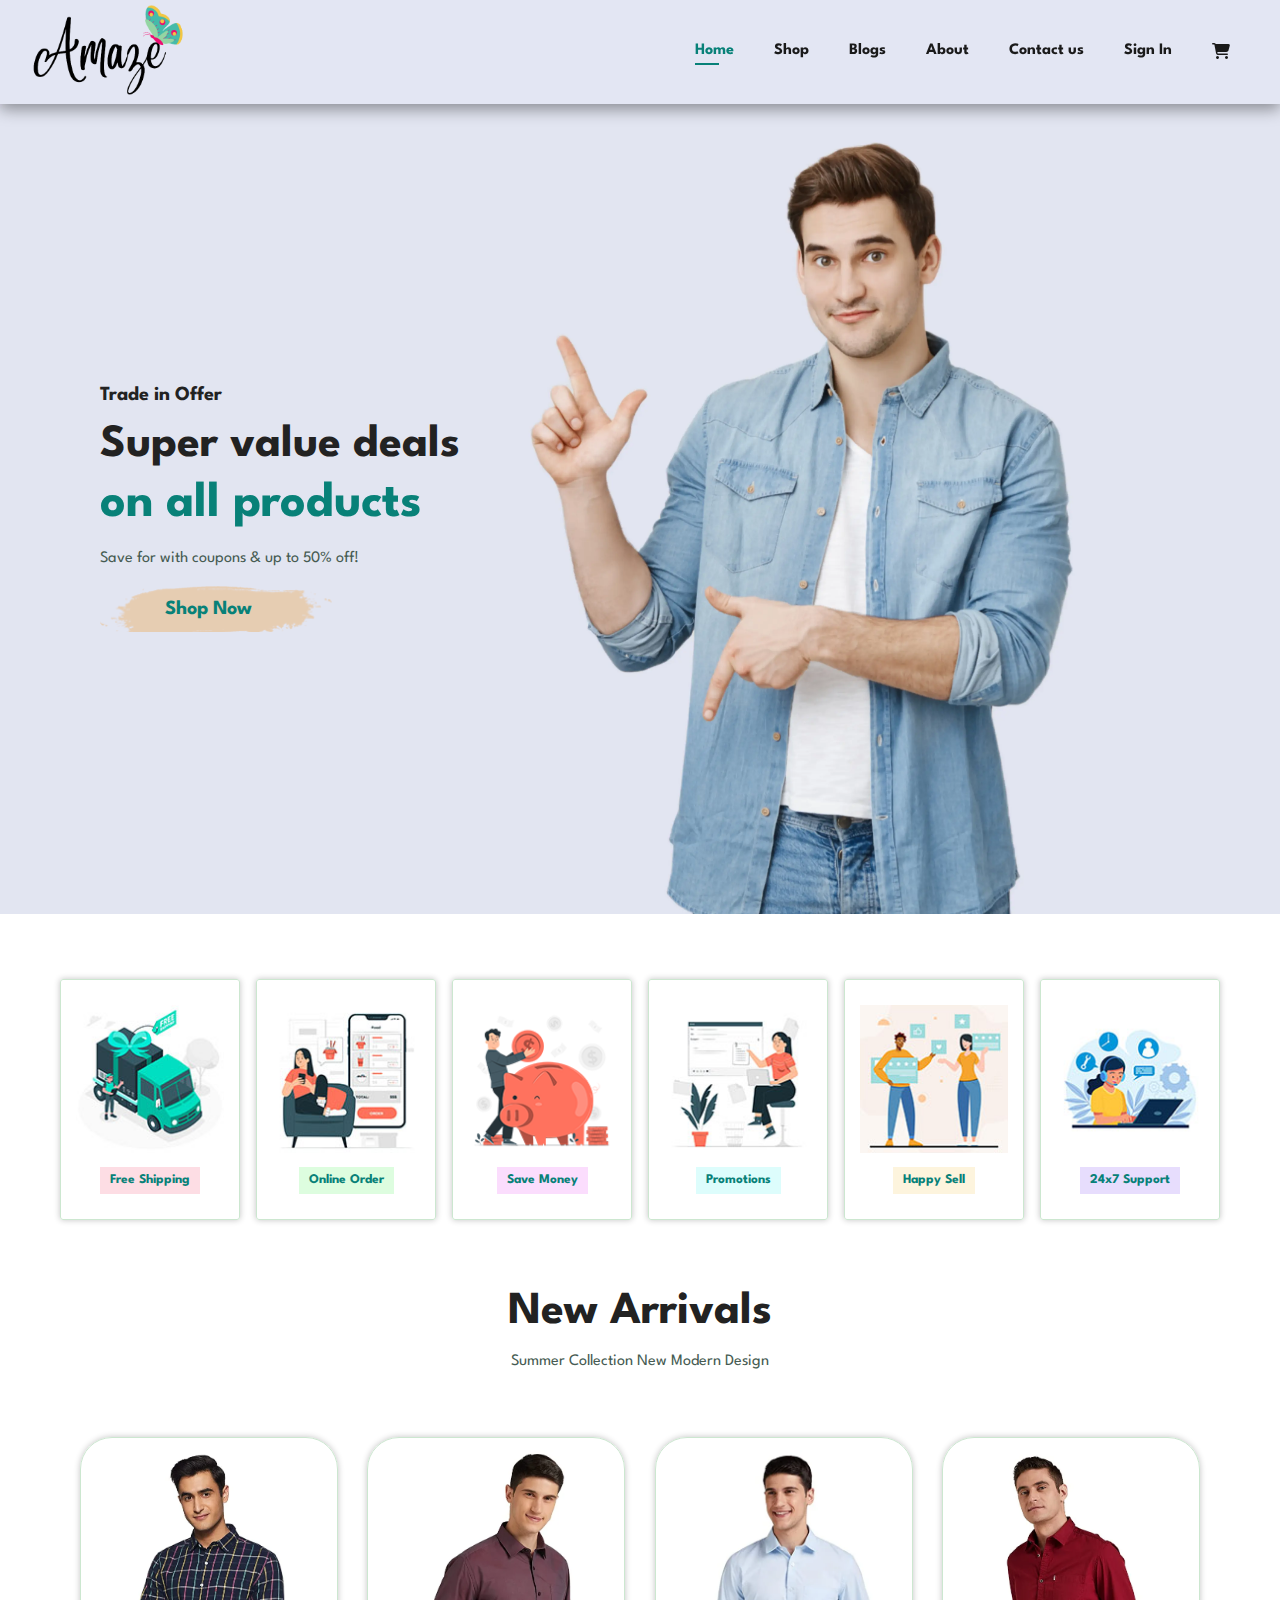
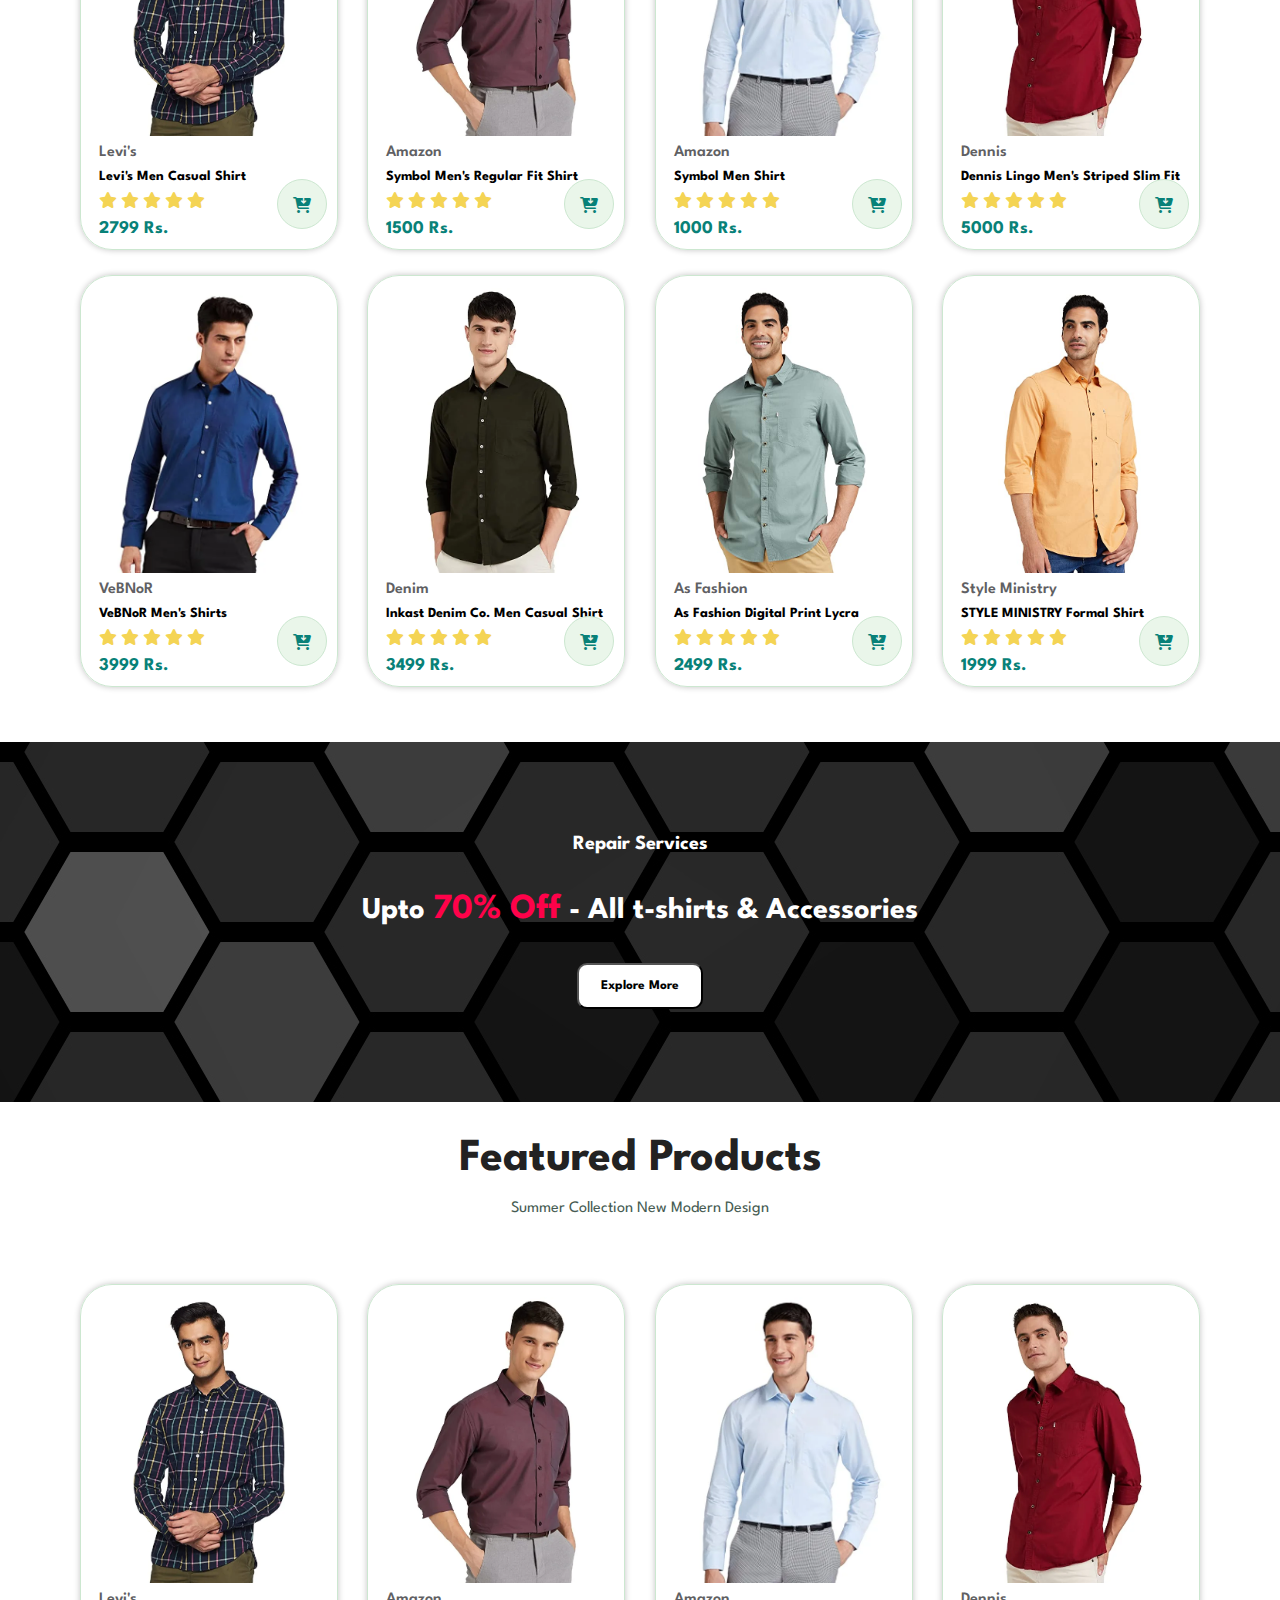
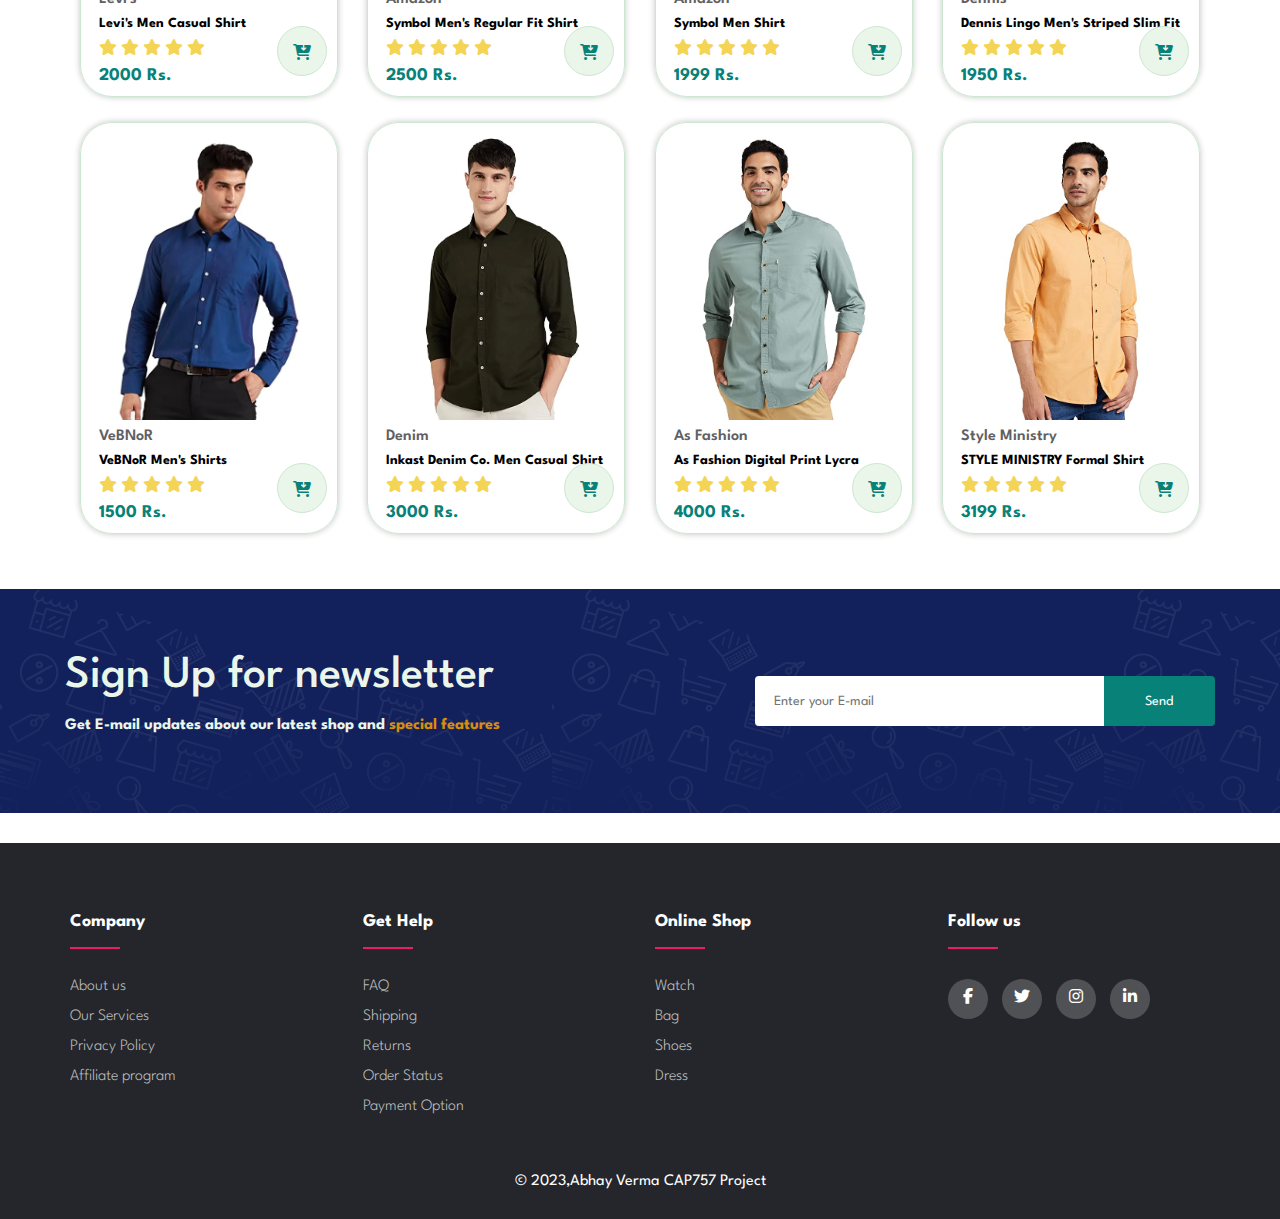
<file: index.html>
<!doctypehtml>
    <html lang=en>
    <meta charset=UTF-8>
    <meta content="IE=edge" http-equiv=X-UA-Compatible>
    <meta content="width=device-width,initial-scale=1" name=viewport>
    <link href=index.css rel=stylesheet>
    <title>Amaze</title>
    <link href=https://cdnjs.cloudflare.com/ajax/libs/font-awesome/6.2.0/css/all.min.css rel=stylesheet>
    <style>
        @import url(https://fonts.googleapis.com/css2?family=League+Spartan:wght@600&display=swap);
    </style>
    <section class=nav-bar>
        <div class=logo><a href=index.html><img alt="" src=images\logo2-removebg-preview.png></a></div>
        <ul class=nav-section id=nav>
            <li><a href=# class=active>Home</a>
            <li><a href=Shop.html>Shop</a>
            <li><a href=#>Blogs</a>
            <li><a href=about.html>About</a>
            <li><a href=Contactus.html>Contact us</a>
            <li><a href=login.html>Sign In</a>
            <li id=rem-bag><a href=#><i class="fa fa-shopping-cart" aria-hidden=true></i></a></li><a href=# id=close><i
                    class="fa-solid fa-xmark"></i></a>
        </ul>
    </section>
    <section class=front>
        <h4>Trade in Offer</h4>
        <h2>Super value deals</h2>
        <h1>on all products</h1>
        <p>Save for with coupons & up to 50% off!</p><button class=shopbut>Shop Now</button>
    </section>
    <section class=features>
        <div class=box1><img alt="" src=images\shipping.png>
            <h5 style=background-color:#fddde4>Free Shipping</h5>
        </div>
        <div class=box1><img alt="" src=images\onlineorder.png>
            <h5 style=background-color:#ddfddf>Online Order</h5>
        </div>
        <div class=box1><img alt="" src="images\Piggy bank-pana.png">
            <h5 style=background-color:#fbddfd>Save Money</h5>
        </div>
        <div class=box1><img alt="" src=images\promotion.jpg>
            <h5 style=background-color:#ddfdfc>Promotions</h5>
        </div>
        <div class=box1><img alt="" src=images\happy.jpg>
            <h5 style=background-color:#fdf4dd>Happy Sell</h5>
        </div>
        <div class=box1><img alt="" src=images\support.jpg>
            <h5 style=background-color:#e7ddfd>24x7 Support</h5>
        </div>
    </section>
    <section class=featured-prod>
        <h2 id=shops>New Arrivals</h2>
        <p>Summer Collection New Modern Design
        <div class=products>
            <div class=prod-id><img alt="" src=images\shirt1.webp>
                <div class=text>
                    <p>Levi's
                    <h6>Levi's Men Casual Shirt</h6>
                    <div class=stars><i class="fa-solid fa-star"></i> <i class="fa-solid fa-star"></i> <i
                            class="fa-solid fa-star"></i> <i class="fa-solid fa-star"></i> <i
                            class="fa-solid fa-star"></i></div>
                    <h5>2799 Rs.</h5>
                </div>
                <div class=cart-but><a href=#><i class="fa-solid carts fa-cart-arrow-down"></i></a></div>
            </div>
            <div class=prod-id><img alt="" src=images\shirt2.webp>
                <div class=text>
                    <p>Amazon
                    <h6>Symbol Men's Regular Fit Shirt</h6>
                    <div class=stars><i class="fa-solid fa-star"></i> <i class="fa-solid fa-star"></i> <i
                            class="fa-solid fa-star"></i> <i class="fa-solid fa-star"></i> <i
                            class="fa-solid fa-star"></i></div>
                    <h5>1500 Rs.</h5>
                </div>
                <div class=cart-but><a href=#><i class="fa-solid carts fa-cart-arrow-down"></i></a></div>
            </div>
            <div class=prod-id><img alt="" src=images\shirt3.webp>
                <div class=text>
                    <p>Amazon
                    <h6>Symbol Men Shirt</h6>
                    <div class=stars><i class="fa-solid fa-star"></i> <i class="fa-solid fa-star"></i> <i
                            class="fa-solid fa-star"></i> <i class="fa-solid fa-star"></i> <i
                            class="fa-solid fa-star"></i></div>
                    <h5>1000 Rs.</h5>
                </div>
                <div class=cart-but><a href=#><i class="fa-solid carts fa-cart-arrow-down"></i></a></div>
            </div>
            <div class=prod-id><img alt="" src=images\shirt4.webp>
                <div class=text>
                    <p>Dennis
                    <h6>Dennis Lingo Men's Striped Slim Fit</h6>
                    <div class=stars><i class="fa-solid fa-star"></i> <i class="fa-solid fa-star"></i> <i
                            class="fa-solid fa-star"></i> <i class="fa-solid fa-star"></i> <i
                            class="fa-solid fa-star"></i></div>
                    <h5>5000 Rs.</h5>
                </div>
                <div class=cart-but><a href=#><i class="fa-solid carts fa-cart-arrow-down"></i></a></div>
            </div>
            <div class=prod-id><img alt="" src=images\shirt5.webp>
                <div class=text>
                    <p>VeBNoR
                    <h6>VeBNoR Men's Shirts</h6>
                    <div class=stars><i class="fa-solid fa-star"></i> <i class="fa-solid fa-star"></i> <i
                            class="fa-solid fa-star"></i> <i class="fa-solid fa-star"></i> <i
                            class="fa-solid fa-star"></i></div>
                    <h5>3999 Rs.</h5>
                </div>
                <div class=cart-but><a href=#><i class="fa-solid carts fa-cart-arrow-down"></i></a></div>
            </div>
            <div class=prod-id><img alt="" src=images\shirt6.webp>
                <div class=text>
                    <p>Denim
                    <h6>Inkast Denim Co. Men Casual Shirt</h6>
                    <div class=stars><i class="fa-solid fa-star"></i> <i class="fa-solid fa-star"></i> <i
                            class="fa-solid fa-star"></i> <i class="fa-solid fa-star"></i> <i
                            class="fa-solid fa-star"></i></div>
                    <h5>3499 Rs.</h5>
                </div>
                <div class=cart-but><a href=#><i class="fa-solid carts fa-cart-arrow-down"></i></a></div>
            </div>
            <div class=prod-id><img alt="" src=images\shirt7.jpg>
                <div class=text>
                    <p>As Fashion
                    <h6>As Fashion Digital Print Lycra</h6>
                    <div class=stars><i class="fa-solid fa-star"></i> <i class="fa-solid fa-star"></i> <i
                            class="fa-solid fa-star"></i> <i class="fa-solid fa-star"></i> <i
                            class="fa-solid fa-star"></i></div>
                    <h5>2499 Rs.</h5>
                </div>
                <div class=cart-but><a href=#><i class="fa-solid carts fa-cart-arrow-down"></i></a></div>
            </div>
            <div class=prod-id><img alt="" src=images\shirt8.jpg>
                <div class=text>
                    <p>Style Ministry
                    <h6>STYLE MINISTRY Formal Shirt</h6>
                    <div class=stars><i class="fa-solid fa-star"></i> <i class="fa-solid fa-star"></i> <i
                            class="fa-solid fa-star"></i> <i class="fa-solid fa-star"></i> <i
                            class="fa-solid fa-star"></i></div>
                    <h5>1999 Rs.</h5>
                </div>
                <div class=cart-but><a href=#><i class="fa-solid carts fa-cart-arrow-down"></i></a></div>
            </div>
        </div>
    </section>
    <section class=repair>
        <h5>Repair Services</h5>
        <h1>Upto <span class=off>70% Off</span> - All t-shirts & Accessories</h1><button>Explore More</button>
    </section>
    <section class=featured-prod>
        <h2>Featured Products</h2>
        <p>Summer Collection New Modern Design
        <div class=products>
            <div class=prod-id><img alt="" src=images\shirt1.webp>
                <div class=text>
                    <p>Levi's
                    <h6>Levi's Men Casual Shirt</h6>
                    <div class=stars><i class="fa-solid fa-star"></i> <i class="fa-solid fa-star"></i> <i
                            class="fa-solid fa-star"></i> <i class="fa-solid fa-star"></i> <i
                            class="fa-solid fa-star"></i></div>
                    <h5>2000 Rs.</h5>
                </div>
                <div class=cart-but><a href=#><i class="fa-solid carts fa-cart-arrow-down"></i></a></div>
            </div>
            <div class=prod-id><img alt="" src=images\shirt2.webp>
                <div class=text>
                    <p>Amazon
                    <h6>Symbol Men's Regular Fit Shirt</h6>
                    <div class=stars><i class="fa-solid fa-star"></i> <i class="fa-solid fa-star"></i> <i
                            class="fa-solid fa-star"></i> <i class="fa-solid fa-star"></i> <i
                            class="fa-solid fa-star"></i></div>
                    <h5>2500 Rs.</h5>
                </div>
                <div class=cart-but><a href=#><i class="fa-solid carts fa-cart-arrow-down"></i></a></div>
            </div>
            <div class=prod-id><img alt="" src=images/shirt3.webp>
                <div class=text>
                    <p>Amazon
                    <h6>Symbol Men Shirt</h6>
                    <div class=stars><i class="fa-solid fa-star"></i> <i class="fa-solid fa-star"></i> <i
                            class="fa-solid fa-star"></i> <i class="fa-solid fa-star"></i> <i
                            class="fa-solid fa-star"></i></div>
                    <h5>1999 Rs.</h5>
                </div>
                <div class=cart-but><a href=#><i class="fa-solid carts fa-cart-arrow-down"></i></a></div>
            </div>
            <div class=prod-id><img alt="" src=images\shirt4.webp>
                <div class=text>
                    <p>Dennis
                    <h6>Dennis Lingo Men's Striped Slim Fit</h6>
                    <div class=stars><i class="fa-solid fa-star"></i> <i class="fa-solid fa-star"></i> <i
                            class="fa-solid fa-star"></i> <i class="fa-solid fa-star"></i> <i
                            class="fa-solid fa-star"></i></div>
                    <h5>1950 Rs.</h5>
                </div>
                <div class=cart-but><a href=#><i class="fa-solid carts fa-cart-arrow-down"></i></a></div>
            </div>
            <div class=prod-id><img alt="" src=images\shirt5.webp>
                <div class=text>
                    <p>VeBNoR
                    <h6>VeBNoR Men's Shirts</h6>
                    <div class=stars><i class="fa-solid fa-star"></i> <i class="fa-solid fa-star"></i> <i
                            class="fa-solid fa-star"></i> <i class="fa-solid fa-star"></i> <i
                            class="fa-solid fa-star"></i></div>
                    <h5>1500 Rs.</h5>
                </div>
                <div class=cart-but><a href=#><i class="fa-solid carts fa-cart-arrow-down"></i></a></div>
            </div>
            <div class=prod-id><img alt="" src=images\shirt6.webp>
                <div class=text>
                    <p>Denim
                    <h6>Inkast Denim Co. Men Casual Shirt</h6>
                    <div class=stars><i class="fa-solid fa-star"></i> <i class="fa-solid fa-star"></i> <i
                            class="fa-solid fa-star"></i> <i class="fa-solid fa-star"></i> <i
                            class="fa-solid fa-star"></i></div>
                    <h5>3000 Rs.</h5>
                </div>
                <div class=cart-but><a href=#><i class="fa-solid carts fa-cart-arrow-down"></i></a></div>
            </div>
            <div class=prod-id><img alt="" src=images\shirt7.jpg>
                <div class=text>
                    <p>As Fashion
                    <h6>As Fashion Digital Print Lycra</h6>
                    <div class=stars><i class="fa-solid fa-star"></i> <i class="fa-solid fa-star"></i> <i
                            class="fa-solid fa-star"></i> <i class="fa-solid fa-star"></i> <i
                            class="fa-solid fa-star"></i></div>
                    <h5>4000 Rs.</h5>
                </div>
                <div class=cart-but><a href=#><i class="fa-solid carts fa-cart-arrow-down"></i></a></div>
            </div>
            <div class=prod-id><img alt="" src=images\shirt8.jpg>
                <div class=text>
                    <p>Style Ministry
                    <h6>STYLE MINISTRY Formal Shirt</h6>
                    <div class=stars><i class="fa-solid fa-star"></i> <i class="fa-solid fa-star"></i> <i
                            class="fa-solid fa-star"></i> <i class="fa-solid fa-star"></i> <i
                            class="fa-solid fa-star"></i></div>
                    <h5>3199 Rs.</h5>
                </div>
                <div class=cart-but><a href=#><i class="fa-solid carts fa-cart-arrow-down"></i></a></div>
            </div>
        </div>
    </section>
    <section class=newsletter>
        <div class=text>
            <h2>Sign Up for newsletter</h2>
            <p>Get E-mail updates about our latest shop and <span>special features</span>
        </div>
        <div class=newsemail><input id=Myemail name=email placeholder="Enter your E-mail" type=email> <button
                class=sub-but>Send</button></div>
    </section>
    <footer class=footer>
        <div class=foot-container>
            <div class=foot-row>
                <div class=foot-col>
                    <h4>Company</h4>
                    <ul>
                        <li><a href=#>About us</a>
                        <li><a href=#>Our Services</a>
                        <li><a href=#>Privacy Policy</a>
                        <li><a href=#>Affiliate program</a>
                    </ul>
                </div>
                <div class=foot-col>
                    <h4>Get Help</h4>
                    <ul>
                        <li><a href=#>FAQ</a>
                        <li><a href=#>Shipping</a>
                        <li><a href=#>Returns</a>
                        <li><a href=#>Order Status</a>
                        <li><a href=#>Payment Option</a>
                    </ul>
                </div>
                <div class=foot-col>
                    <h4>Online Shop</h4>
                    <ul>
                        <li><a href=#>Watch</a>
                        <li><a href=#>Bag</a>
                        <li><a href=#>Shoes</a>
                        <li><a href=#>Dress</a>
                    </ul>
                </div>
                <div class=foot-col>
                    <h4>Follow us</h4>
                    <div class=social-links-foot><a href=#><i class="fab fa-facebook-f"></i></a> <a href=#><i
                                class="fab fa-twitter"></i></a> <a href=#><i class="fab fa-instagram"></i></a> <a
                            href=#><i class="fab fa-linkedin-in"></i></a></div>
                </div>
            </div>
        </div>
        <div class=copyright-foot>
            <p>© 2023,Abhay Verma CAP757 Project
        </div>
    </footer>
</file>
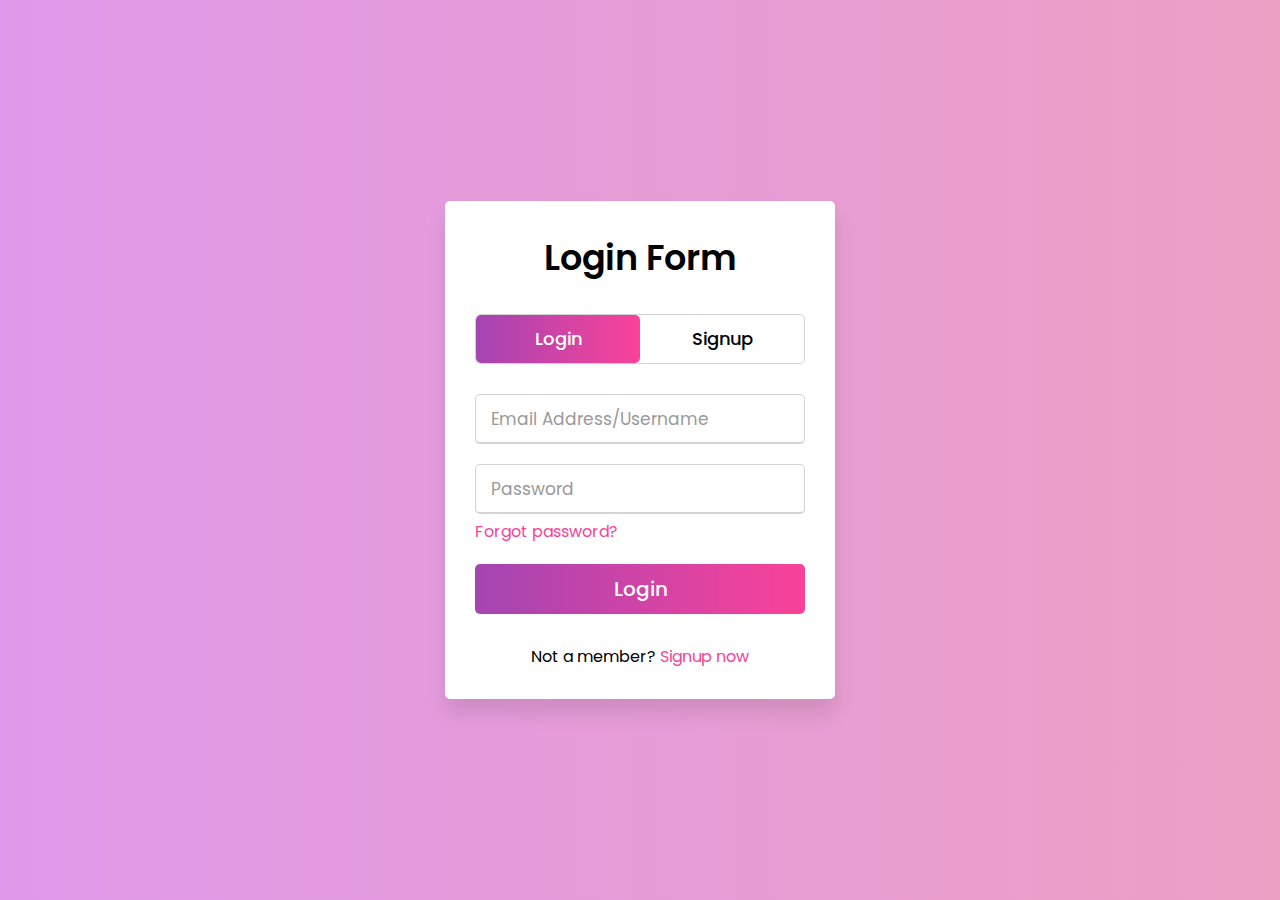
<file: login.html>
<!DOCTYPE html>
<html lang="en" dir="ltr">

<head>
  <meta charset="utf-8">
  <title>Login & Signup Form | CodingNepal</title>
  <link rel="stylesheet" href="login-style.css">
  <meta name="viewport" content="width=device-width, initial-scale=1.0">
</head>

<body>
  <div class="wrapper">
    <div class="title-text">
      <div class="title login">Login Form</div>
      <div class="title signup">Signup Form</div>
    </div>
    <div class="form-container">
      <div class="slide-controls">
        <input type="radio" name="slide" id="login" checked>
        <input type="radio" name="slide" id="signup">
        <label for="login" class="slide login">Login</label>
        <label for="signup" class="slide signup">Signup</label>
        <div class="slider-tab"></div>
      </div>
      <div class="form-inner">
        <form action="#" id="q" class="login">
          <div class="field">
            <input type="text" id="user" placeholder="Email Address/Username" required>
          </div>
          <div class="field">
            <input type="password" id="pass" placeholder="Password" required>
          </div>
          <div class="pass-link"><a href="#">Forgot password?</a></div>
          <div class="field btn">
            <div class="btn-layer"></div>
            <input type="submit" id="sub" value="Login">
          </div>
          <div class="signup-link">Not a member? <a href="">Signup now</a></div>
        </form>
        <form action="#" class="signup">
          <div class="field">
            <input type="text"  placeholder="Email Address" required>
          </div>
          <div class="field">
            <input type="password"  placeholder="Password" required>
          </div>
          <div class="field">
            <input type="password" placeholder="Confirm password" required>
          </div>
          <div class="field btn">
            <div class="btn-layer"></div>
            <input type="submit" value="Signup">
          </div>
        </form>
      </div>
    </div>
  </div>

  <script>
    const loginText = document.querySelector(".title-text .login");
    const loginForm = document.querySelector("form.login");
    const loginBtn = document.querySelector("label.login");
    const signupBtn = document.querySelector("label.signup");
    const signupLink = document.querySelector("form .signup-link a");
    const us = document.querySelector("user").value;
    const ps = document.querySelector("pass").value;
    

    sub.onclick = (() => {
      if (us === "Abhay" && ps === "Abhay@123") {

        alert("Login Successful!!!");
      }
      else {
        alert("Invalid credentials!!");
      }
    }
    )
    signupBtn.onclick = (() => {
      loginForm.style.marginLeft = "-50%";
      loginText.style.marginLeft = "-50%";
    });
    loginBtn.onclick = (() => {
      loginForm.style.marginLeft = "0%";
      loginText.style.marginLeft = "0%";
    });
    signupLink.onclick = (() => {
      signupBtn.click();
      return false;
    });
  </script>

</body>

</html>
</file>
<file: login-style.css>
@import url('https://fonts.googleapis.com/css?family=Poppins:400,500,600,700&display=swap');*{margin: 0;padding: 0;box-sizing: border-box;font-family: 'Poppins', sans-serif;}html,body{display: grid;height: 100%;width: 100%;place-items: center;background: -webkit-linear-gradient(left, #e099ea, #eca0c4);}::selection{background:lightblue;color: #fff;}.wrapper{overflow: hidden;max-width: 390px;background: #fff;padding: 30px;border-radius: 5px;box-shadow: 0px 15px 20px rgba(0,0,0,0.1);}.wrapper .title-text{display: flex;width: 200%;}.wrapper .title{width: 50%;font-size: 35px;font-weight: 600;text-align: center;transition: all 0.6s cubic-bezier(0.68,-0.55,0.265,1.55);}.wrapper .slide-controls{position: relative;display: flex;height: 50px;width: 100%;overflow: hidden;margin: 30px 0 10px 0;justify-content: space-between;border: 1px solid lightgrey;border-radius: 5px;}.slide-controls .slide{height: 100%;width: 100%;color: #fff;font-size: 18px;font-weight: 500;text-align: center;line-height: 48px;cursor: pointer;z-index: 1;transition: all 0.6s ease;}.slide-controls label.signup{color: #000;}.slide-controls .slider-tab{position: absolute;height: 100%;width: 50%;left: 0;z-index: 0;border-radius: 5px;background: -webkit-linear-gradient(left, #a445b2, #fa4299);transition: all 0.6s cubic-bezier(0.68,-0.55,0.265,1.55);}input[type="radio"]{display: none;}#signup:checked ~ .slider-tab{left: 50%;}#signup:checked ~ label.signup{color: #fff;cursor: default;user-select: none;}#signup:checked ~ label.login{color: #000;}#login:checked ~ label.signup{color: #000;}#login:checked ~ label.login{cursor: default;user-select: none;}.wrapper .form-container{width: 100%;overflow: hidden;}.form-container .form-inner{display: flex;width: 200%;}.form-container .form-inner form{width: 50%;transition: all 0.6s cubic-bezier(0.68,-0.55,0.265,1.55);}.form-inner form .field{height: 50px;width: 100%;margin-top: 20px;}.form-inner form .field input{height: 100%;width: 100%;outline: none;padding-left: 15px;border-radius: 5px;border: 1px solid lightgrey;border-bottom-width: 2px;font-size: 17px;transition: all 0.3s ease;}.form-inner form .field input:focus{border-color: #fc83bb;}.form-inner form .field input::placeholder{color: #999;transition: all 0.3s ease;}form .field input:focus::placeholder{color: #b3b3b3;}.form-inner form .pass-link{margin-top: 5px;}.form-inner form .signup-link{text-align: center;margin-top: 30px;}.form-inner form .pass-link a, .form-inner form .signup-link a{color: #fa4299;text-decoration: none;}.form-inner form .pass-link a:hover, .form-inner form .signup-link a:hover{text-decoration: underline;}form .btn{height: 50px;width: 100%;border-radius: 5px;position: relative;overflow: hidden;}form .btn .btn-layer{height: 100%;width: 300%;position: absolute;left: -100%;background: -webkit-linear-gradient(right, #a445b2, #fa4299, #a445b2, #fa4299);border-radius: 5px;transition: all 0.4s ease;;}form .btn:hover .btn-layer{left: 0;}form .btn input[type="submit"]{height: 100%;width: 100%;z-index: 1;position: relative;background: none;border: none;color: #fff;padding-left: 0;border-radius: 5px;font-size: 20px;font-weight: 500;cursor: pointer;}
</file>
